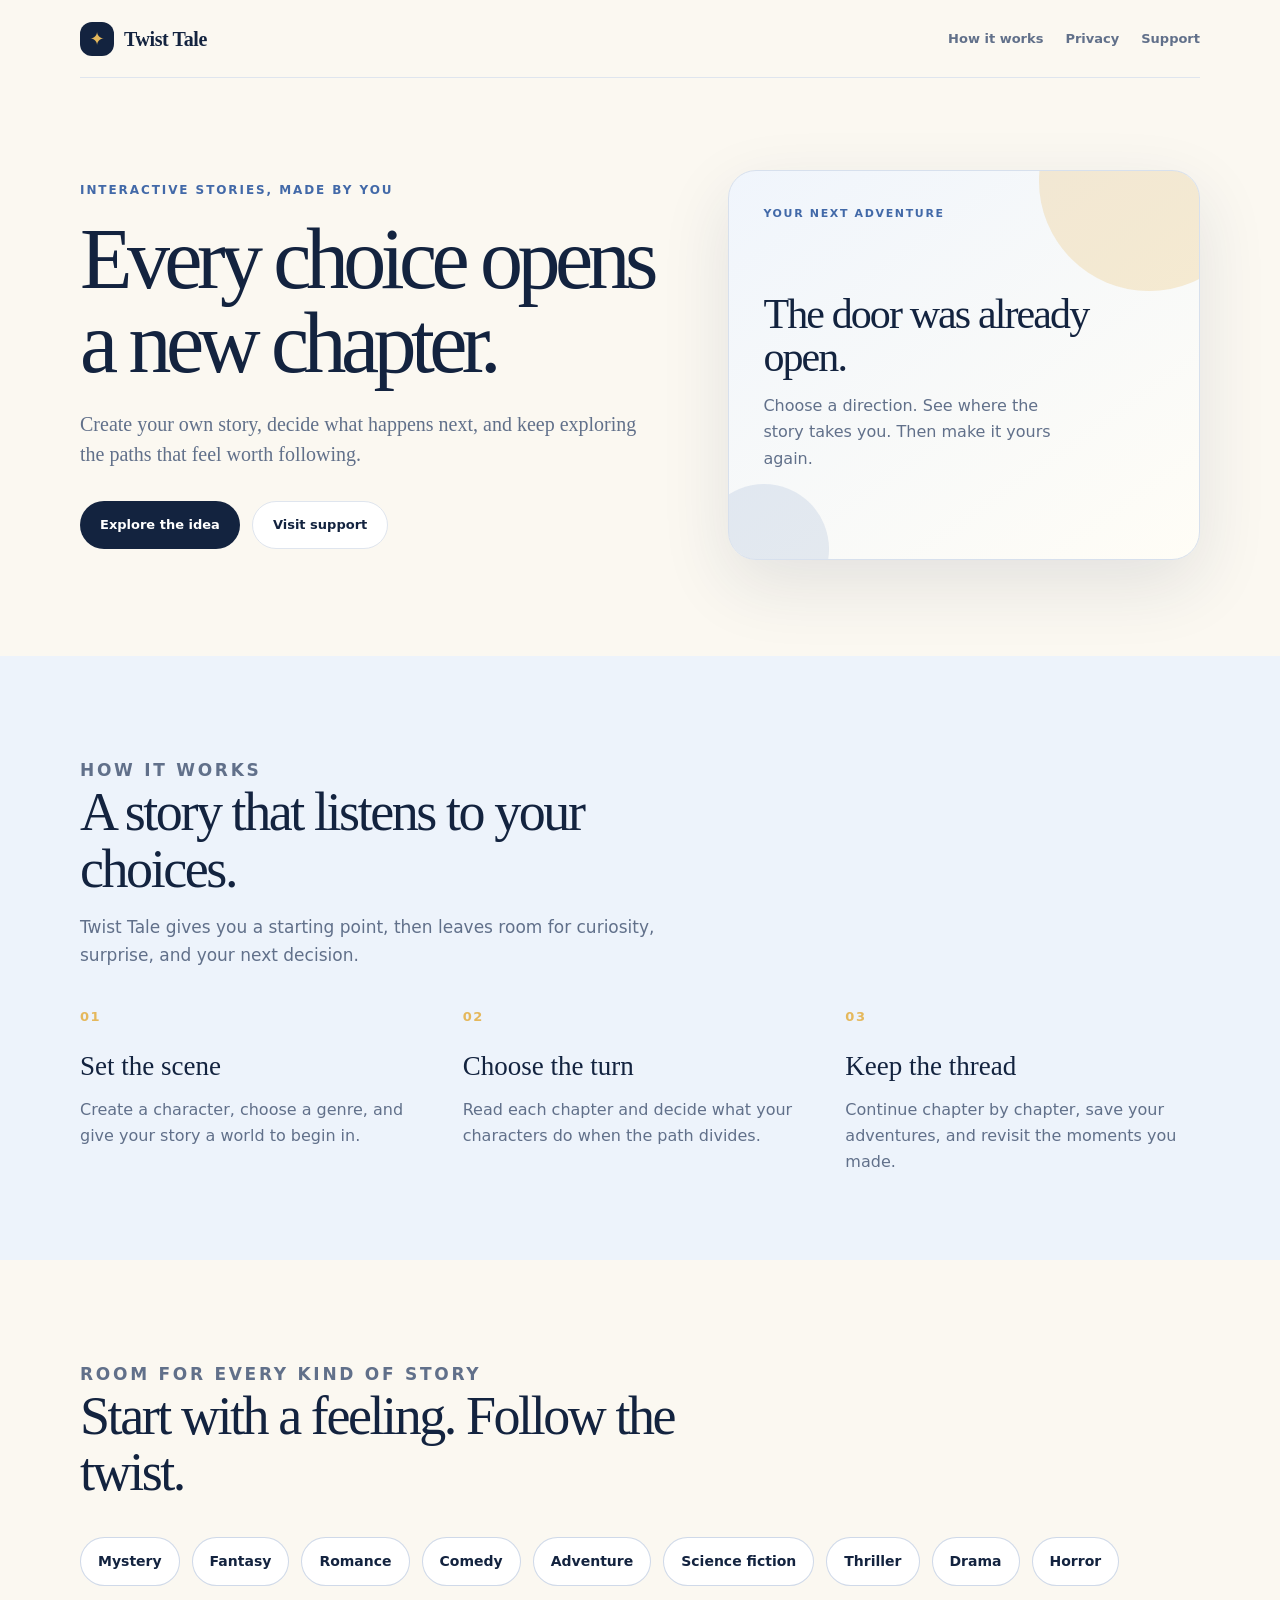
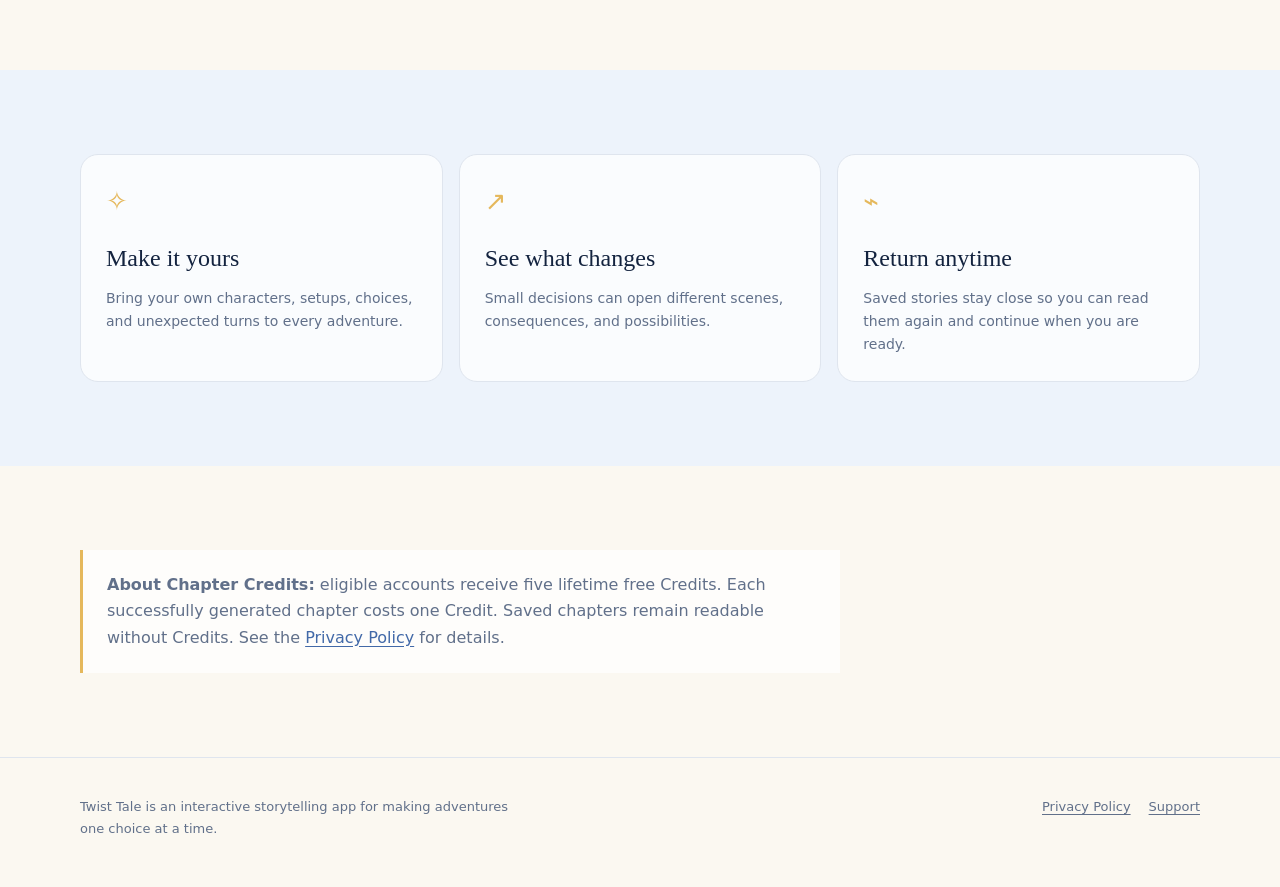
<file: index.html>
<!doctype html>
<html lang="en">
  <head>
    <meta charset="utf-8">
    <meta name="viewport" content="width=device-width, initial-scale=1">
    <title>Twist Tale — Make a story of your own</title>
    <meta name="description" content="Twist Tale is an interactive storytelling app where you create a story, choose what happens next, and return to your adventures chapter by chapter.">
    <link rel="canonical" href="https://ginawu-dev.github.io/twist_tale/">
    <meta property="og:title" content="Twist Tale — Make a story of your own">
    <meta property="og:description" content="Create interactive stories and choose what happens next, chapter by chapter.">
    <meta property="og:type" content="website">
    <meta property="og:url" content="https://ginawu-dev.github.io/twist_tale/">
    <link rel="stylesheet" href="assets/style.css">
  </head>
  <body>
    <header class="site-header shell">
      <a class="brand" href="./" aria-label="Twist Tale home"><span class="brand-mark" aria-hidden="true">✦</span><span class="brand-name">Twist Tale</span></a>
      <nav class="nav" aria-label="Main navigation"><a href="#how-it-works">How it works</a><a href="privacy/">Privacy</a><a href="support/">Support</a></nav>
    </header>
    <main>
      <section class="hero shell">
        <div class="hero-grid">
          <div>
            <p class="eyebrow">Interactive stories, made by you</p>
            <h1>Every choice opens a new chapter.</h1>
            <p class="hero-lede">Create your own story, decide what happens next, and keep exploring the paths that feel worth following.</p>
            <div class="hero-actions"><a class="button button-primary" href="#how-it-works">Explore the idea</a><a class="button button-secondary" href="support/">Visit support</a></div>
          </div>
          <div class="story-card" aria-label="Twist Tale story preview"><div class="story-card-label">Your next adventure</div><h2>The door was already open.</h2><p>Choose a direction. See where the story takes you. Then make it yours again.</p></div>
        </div>
      </section>
      <section class="section section-alt" id="how-it-works">
        <div class="shell">
          <div class="section-heading"><p class="eyebrow">How it works</p><h2>A story that listens to your choices.</h2><p>Twist Tale gives you a starting point, then leaves room for curiosity, surprise, and your next decision.</p></div>
          <div class="steps">
            <article class="step"><h3>Set the scene</h3><p>Create a character, choose a genre, and give your story a world to begin in.</p></article>
            <article class="step"><h3>Choose the turn</h3><p>Read each chapter and decide what your characters do when the path divides.</p></article>
            <article class="step"><h3>Keep the thread</h3><p>Continue chapter by chapter, save your adventures, and revisit the moments you made.</p></article>
          </div>
        </div>
      </section>
      <section class="section">
        <div class="shell">
          <div class="section-heading"><p class="eyebrow">Room for every kind of story</p><h2>Start with a feeling. Follow the twist.</h2></div>
          <div class="genre-list" aria-label="Story genres"><span class="genre">Mystery</span><span class="genre">Fantasy</span><span class="genre">Romance</span><span class="genre">Comedy</span><span class="genre">Adventure</span><span class="genre">Science fiction</span><span class="genre">Thriller</span><span class="genre">Drama</span><span class="genre">Horror</span></div>
        </div>
      </section>
      <section class="section section-alt">
        <div class="shell"><div class="feature-grid">
          <article class="feature"><div class="feature-icon" aria-hidden="true">✧</div><h3>Make it yours</h3><p>Bring your own characters, setups, choices, and unexpected turns to every adventure.</p></article>
          <article class="feature"><div class="feature-icon" aria-hidden="true">↗</div><h3>See what changes</h3><p>Small decisions can open different scenes, consequences, and possibilities.</p></article>
          <article class="feature"><div class="feature-icon" aria-hidden="true">⌁</div><h3>Return anytime</h3><p>Saved stories stay close so you can read them again and continue when you are ready.</p></article>
        </div></div>
      </section>
      <section class="section"><div class="shell"><div class="note"><strong>About Chapter Credits:</strong> eligible accounts receive five lifetime free Credits. Each successfully generated chapter costs one Credit. Saved chapters remain readable without Credits. See the <a href="privacy/">Privacy Policy</a> for details.</div></div></section>
    </main>
    <footer class="site-footer"><div class="shell footer-row"><p>Twist Tale is an interactive storytelling app for making adventures one choice at a time.</p><nav class="footer-links" aria-label="Footer navigation"><a href="privacy/">Privacy Policy</a><a href="support/">Support</a></nav></div></footer>
  </body>
</html>
</file>
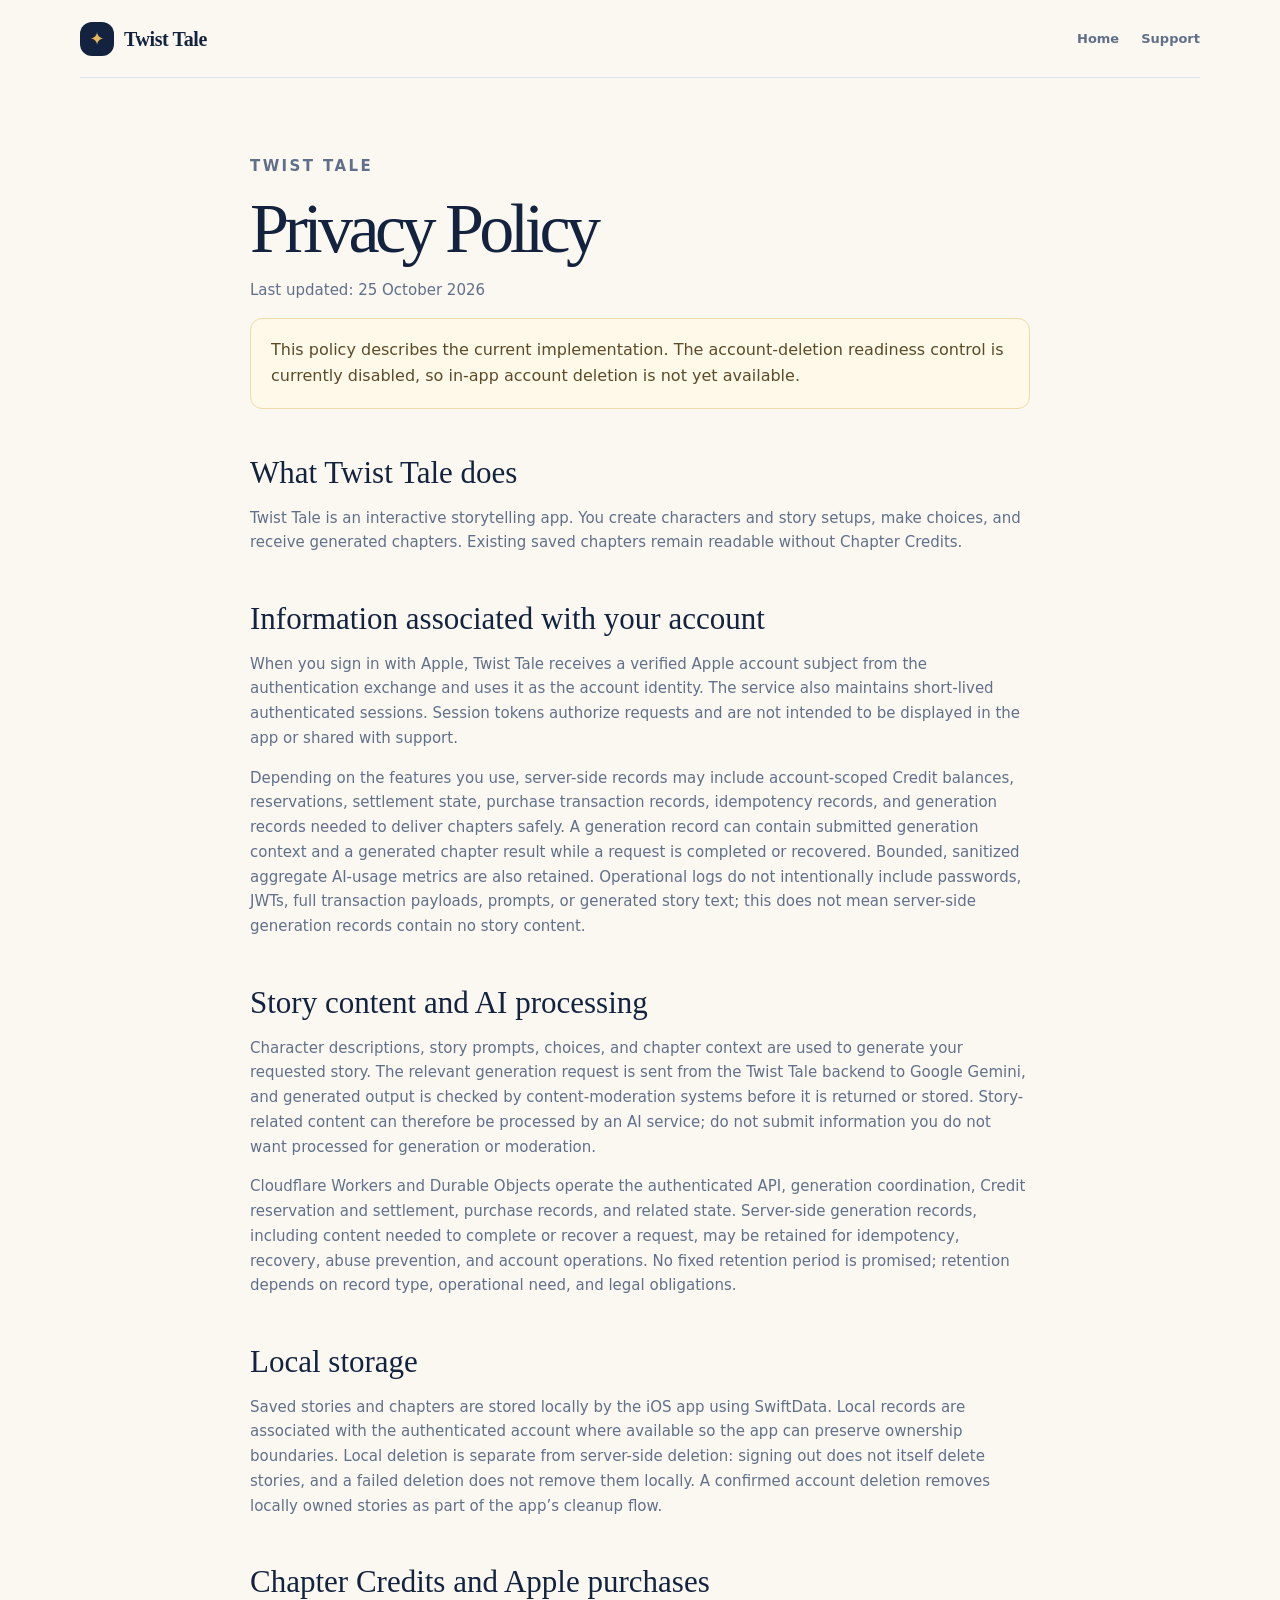
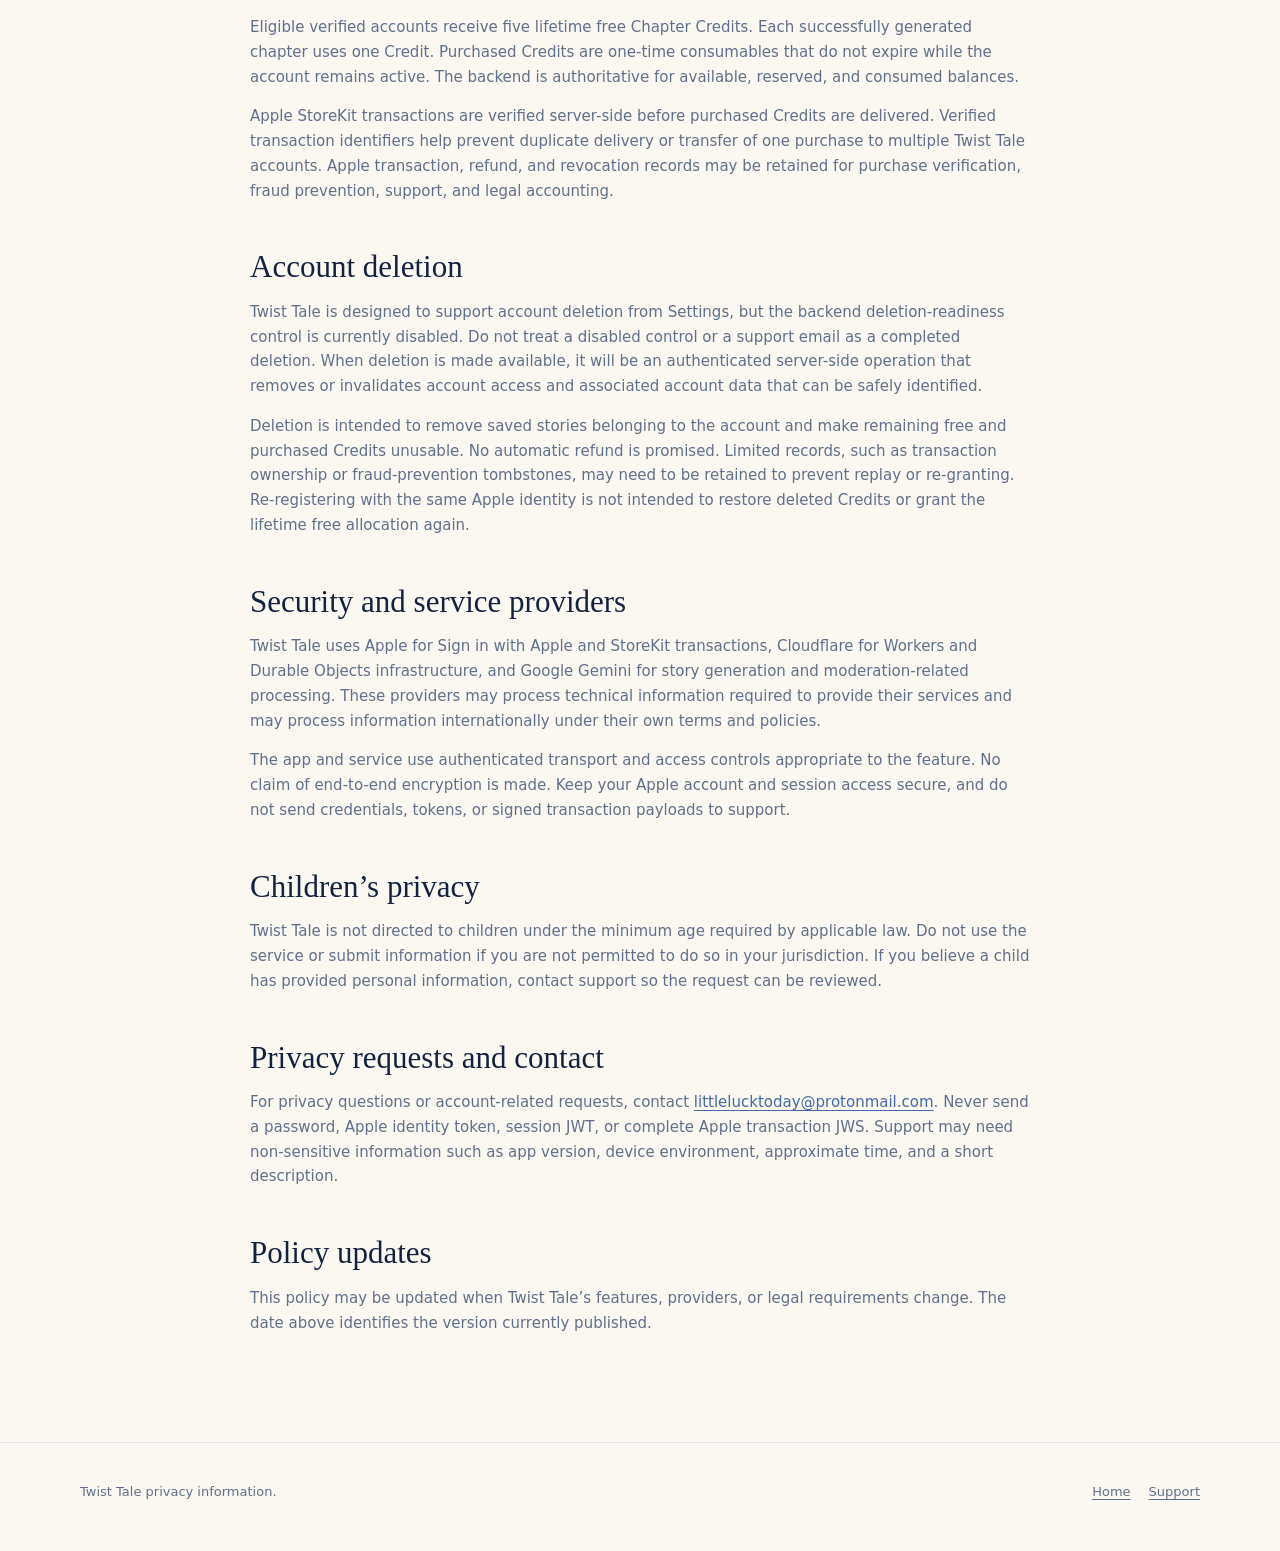
<file: privacy/index.html>
<!doctype html>
<html lang="en">
  <head>
    <meta charset="utf-8">
    <meta name="viewport" content="width=device-width, initial-scale=1">
    <title>Twist Tale Privacy Policy</title>
    <meta name="description" content="How Twist Tale handles Sign in with Apple, story content, Gemini AI processing, Chapter Credits, purchases, and account deletion.">
    <link rel="canonical" href="https://ginawu-dev.github.io/twist_tale/privacy/">
    <meta property="og:title" content="Twist Tale Privacy Policy">
    <meta property="og:description" content="Privacy information for Twist Tale interactive stories.">
    <meta property="og:type" content="website">
    <meta property="og:url" content="https://ginawu-dev.github.io/twist_tale/privacy/">
    <link rel="stylesheet" href="../assets/style.css">
  </head>
  <body>
    <header class="site-header shell"><a class="brand" href="../" aria-label="Twist Tale home"><span class="brand-mark" aria-hidden="true">✦</span><span class="brand-name">Twist Tale</span></a><nav class="nav" aria-label="Main navigation"><a href="../">Home</a><a href="../support/">Support</a></nav></header>
    <main class="legal shell">
      <p class="eyebrow">Twist Tale</p><h1>Privacy Policy</h1><p class="updated">Last updated: 25 October 2026</p>
      <div class="legal-note">This policy describes the current implementation. The account-deletion readiness control is currently disabled, so in-app account deletion is not yet available.</div>

      <h2>What Twist Tale does</h2>
      <p>Twist Tale is an interactive storytelling app. You create characters and story setups, make choices, and receive generated chapters. Existing saved chapters remain readable without Chapter Credits.</p>

      <h2>Information associated with your account</h2>
      <p>When you sign in with Apple, Twist Tale receives a verified Apple account subject from the authentication exchange and uses it as the account identity. The service also maintains short-lived authenticated sessions. Session tokens authorize requests and are not intended to be displayed in the app or shared with support.</p>
      <p>Depending on the features you use, server-side records may include account-scoped Credit balances, reservations, settlement state, purchase transaction records, idempotency records, and generation records needed to deliver chapters safely. A generation record can contain submitted generation context and a generated chapter result while a request is completed or recovered. Bounded, sanitized aggregate AI-usage metrics are also retained. Operational logs do not intentionally include passwords, JWTs, full transaction payloads, prompts, or generated story text; this does not mean server-side generation records contain no story content.</p>

      <h2>Story content and AI processing</h2>
      <p>Character descriptions, story prompts, choices, and chapter context are used to generate your requested story. The relevant generation request is sent from the Twist Tale backend to Google Gemini, and generated output is checked by content-moderation systems before it is returned or stored. Story-related content can therefore be processed by an AI service; do not submit information you do not want processed for generation or moderation.</p>
      <p>Cloudflare Workers and Durable Objects operate the authenticated API, generation coordination, Credit reservation and settlement, purchase records, and related state. Server-side generation records, including content needed to complete or recover a request, may be retained for idempotency, recovery, abuse prevention, and account operations. No fixed retention period is promised; retention depends on record type, operational need, and legal obligations.</p>

      <h2>Local storage</h2>
      <p>Saved stories and chapters are stored locally by the iOS app using SwiftData. Local records are associated with the authenticated account where available so the app can preserve ownership boundaries. Local deletion is separate from server-side deletion: signing out does not itself delete stories, and a failed deletion does not remove them locally. A confirmed account deletion removes locally owned stories as part of the app’s cleanup flow.</p>

      <h2>Chapter Credits and Apple purchases</h2>
      <p>Eligible verified accounts receive five lifetime free Chapter Credits. Each successfully generated chapter uses one Credit. Purchased Credits are one-time consumables that do not expire while the account remains active. The backend is authoritative for available, reserved, and consumed balances.</p>
      <p>Apple StoreKit transactions are verified server-side before purchased Credits are delivered. Verified transaction identifiers help prevent duplicate delivery or transfer of one purchase to multiple Twist Tale accounts. Apple transaction, refund, and revocation records may be retained for purchase verification, fraud prevention, support, and legal accounting.</p>

      <h2>Account deletion</h2>
      <p>Twist Tale is designed to support account deletion from Settings, but the backend deletion-readiness control is currently disabled. Do not treat a disabled control or a support email as a completed deletion. When deletion is made available, it will be an authenticated server-side operation that removes or invalidates account access and associated account data that can be safely identified.</p>
      <p>Deletion is intended to remove saved stories belonging to the account and make remaining free and purchased Credits unusable. No automatic refund is promised. Limited records, such as transaction ownership or fraud-prevention tombstones, may need to be retained to prevent replay or re-granting. Re-registering with the same Apple identity is not intended to restore deleted Credits or grant the lifetime free allocation again.</p>

      <h2>Security and service providers</h2>
      <p>Twist Tale uses Apple for Sign in with Apple and StoreKit transactions, Cloudflare for Workers and Durable Objects infrastructure, and Google Gemini for story generation and moderation-related processing. These providers may process technical information required to provide their services and may process information internationally under their own terms and policies.</p>
      <p>The app and service use authenticated transport and access controls appropriate to the feature. No claim of end-to-end encryption is made. Keep your Apple account and session access secure, and do not send credentials, tokens, or signed transaction payloads to support.</p>

      <h2>Children’s privacy</h2>
      <p>Twist Tale is not directed to children under the minimum age required by applicable law. Do not use the service or submit information if you are not permitted to do so in your jurisdiction. If you believe a child has provided personal information, contact support so the request can be reviewed.</p>

      <h2>Privacy requests and contact</h2>
      <p>For privacy questions or account-related requests, contact <a href="mailto:littlelucktoday@protonmail.com">littlelucktoday@protonmail.com</a>. Never send a password, Apple identity token, session JWT, or complete Apple transaction JWS. Support may need non-sensitive information such as app version, device environment, approximate time, and a short description.</p>

      <h2>Policy updates</h2>
      <p>This policy may be updated when Twist Tale’s features, providers, or legal requirements change. The date above identifies the version currently published.</p>
    </main>
    <footer class="site-footer"><div class="shell footer-row"><p>Twist Tale privacy information.</p><nav class="footer-links" aria-label="Footer navigation"><a href="../">Home</a><a href="../support/">Support</a></nav></div></footer>
  </body>
</html>
</file>
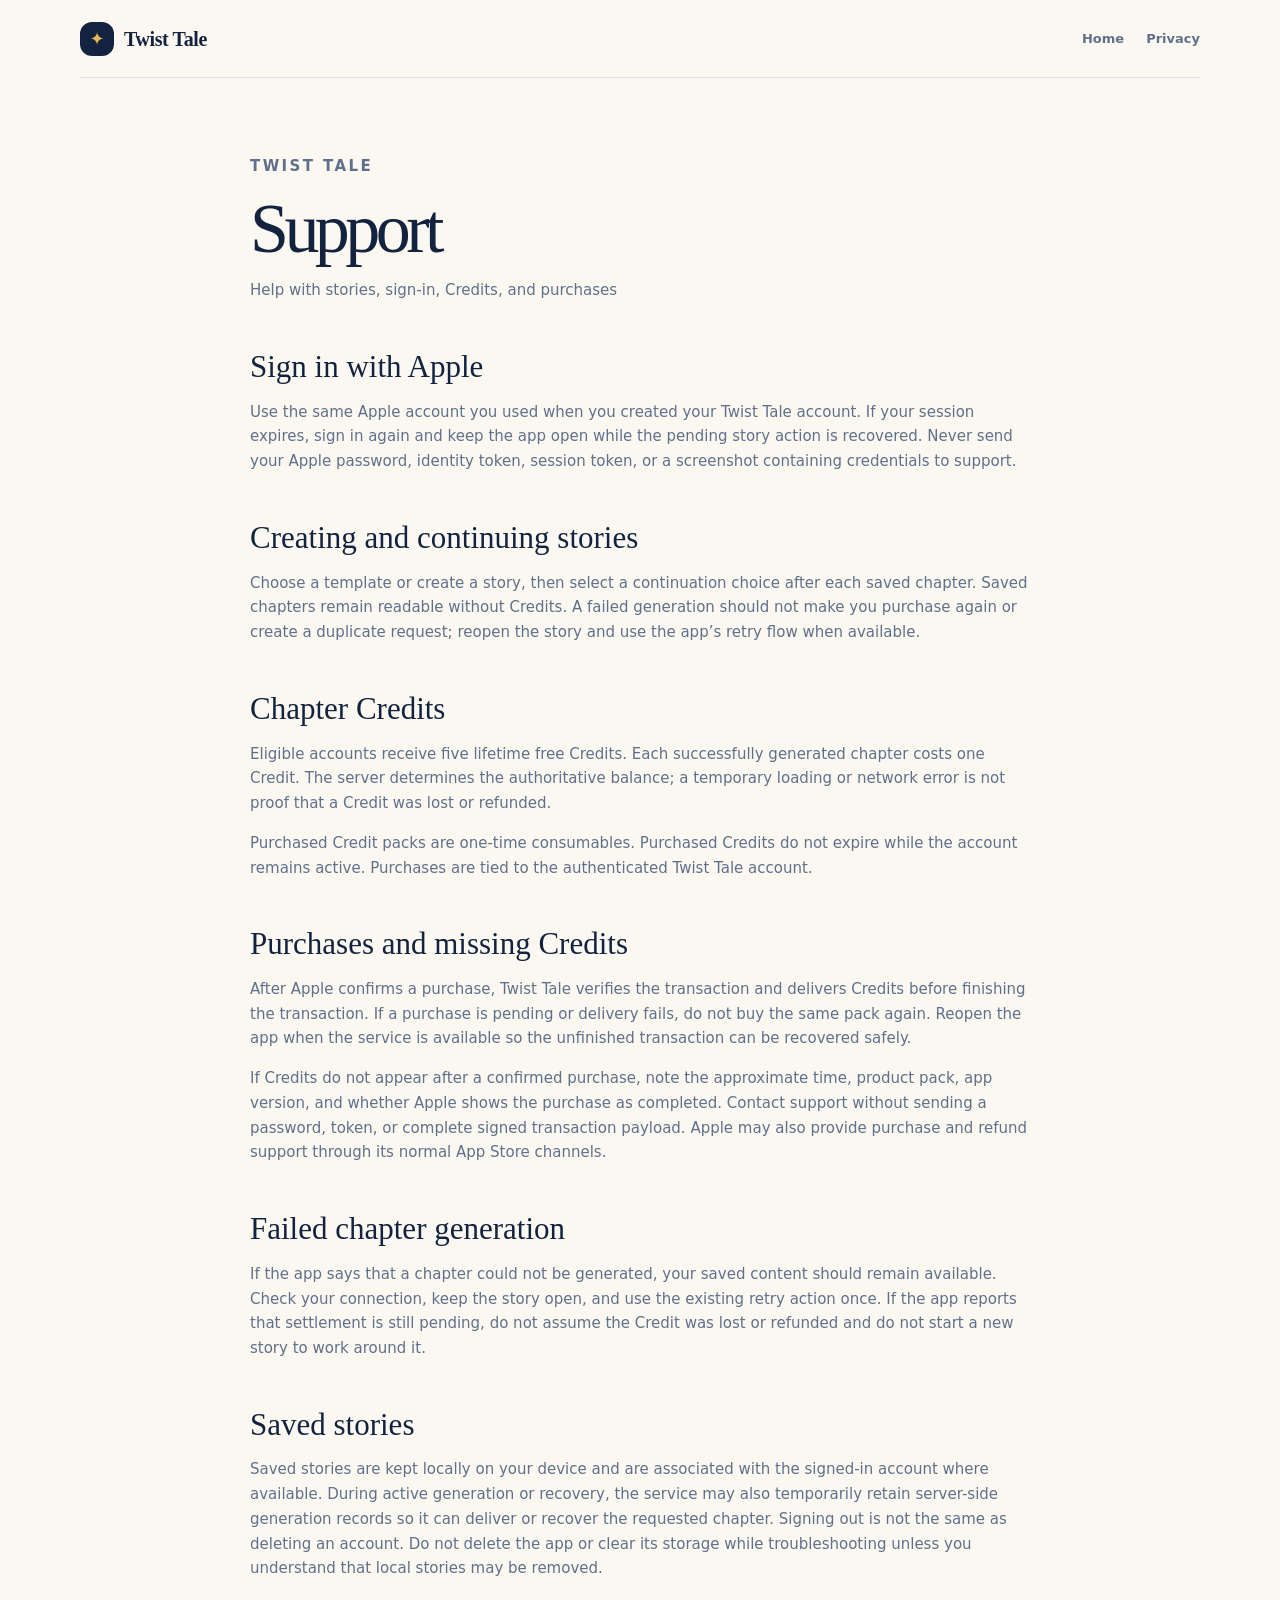
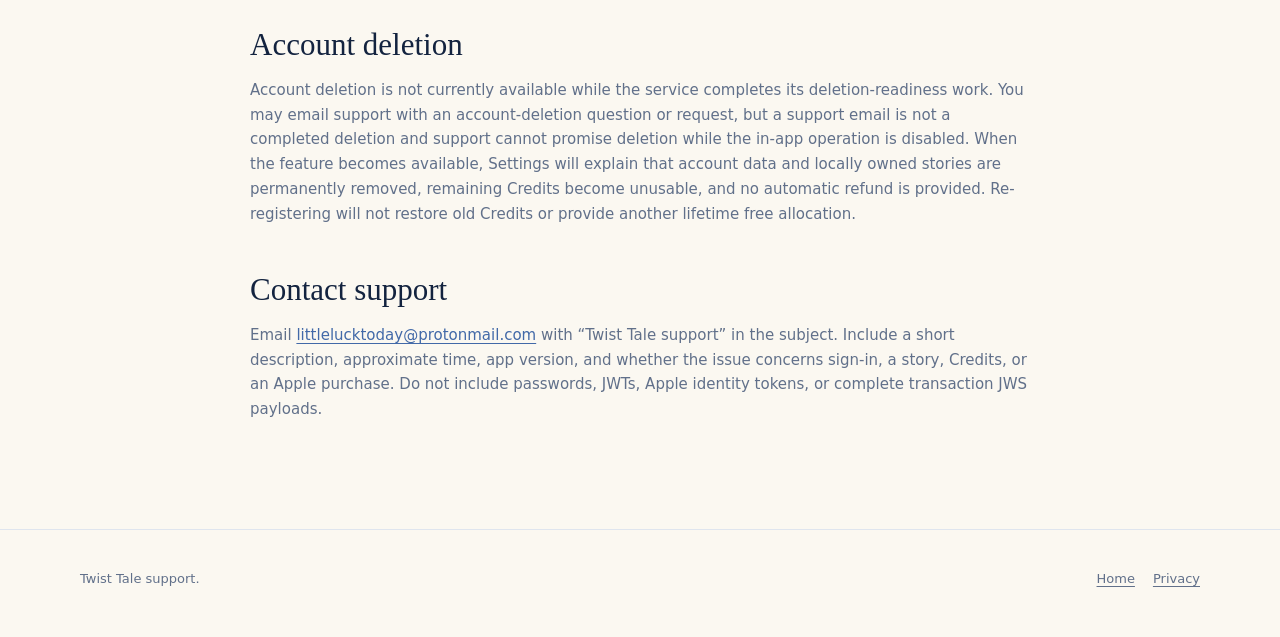
<file: support/index.html>
<!doctype html>
<html lang="en">
  <head>
    <meta charset="utf-8">
    <meta name="viewport" content="width=device-width, initial-scale=1">
    <title>Twist Tale Support</title>
    <meta name="description" content="Help with Twist Tale sign-in, saved stories, Chapter Credits, purchases, and chapter generation.">
    <link rel="canonical" href="https://ginawu-dev.github.io/twist_tale/support/">
    <meta property="og:title" content="Twist Tale Support">
    <meta property="og:description" content="Help with Twist Tale sign-in, stories, Chapter Credits, purchases, and generation.">
    <meta property="og:type" content="website">
    <meta property="og:url" content="https://ginawu-dev.github.io/twist_tale/support/">
    <link rel="stylesheet" href="../assets/style.css">
  </head>
  <body>
    <header class="site-header shell"><a class="brand" href="../" aria-label="Twist Tale home"><span class="brand-mark" aria-hidden="true">✦</span><span class="brand-name">Twist Tale</span></a><nav class="nav" aria-label="Main navigation"><a href="../">Home</a><a href="../privacy/">Privacy</a></nav></header>
    <main class="legal shell">
      <p class="eyebrow">Twist Tale</p><h1>Support</h1><p class="updated">Help with stories, sign-in, Credits, and purchases</p>

      <h2>Sign in with Apple</h2>
      <p>Use the same Apple account you used when you created your Twist Tale account. If your session expires, sign in again and keep the app open while the pending story action is recovered. Never send your Apple password, identity token, session token, or a screenshot containing credentials to support.</p>

      <h2>Creating and continuing stories</h2>
      <p>Choose a template or create a story, then select a continuation choice after each saved chapter. Saved chapters remain readable without Credits. A failed generation should not make you purchase again or create a duplicate request; reopen the story and use the app’s retry flow when available.</p>

      <h2>Chapter Credits</h2>
      <p>Eligible accounts receive five lifetime free Credits. Each successfully generated chapter costs one Credit. The server determines the authoritative balance; a temporary loading or network error is not proof that a Credit was lost or refunded.</p>
      <p>Purchased Credit packs are one-time consumables. Purchased Credits do not expire while the account remains active. Purchases are tied to the authenticated Twist Tale account.</p>

      <h2>Purchases and missing Credits</h2>
      <p>After Apple confirms a purchase, Twist Tale verifies the transaction and delivers Credits before finishing the transaction. If a purchase is pending or delivery fails, do not buy the same pack again. Reopen the app when the service is available so the unfinished transaction can be recovered safely.</p>
      <p>If Credits do not appear after a confirmed purchase, note the approximate time, product pack, app version, and whether Apple shows the purchase as completed. Contact support without sending a password, token, or complete signed transaction payload. Apple may also provide purchase and refund support through its normal App Store channels.</p>

      <h2>Failed chapter generation</h2>
      <p>If the app says that a chapter could not be generated, your saved content should remain available. Check your connection, keep the story open, and use the existing retry action once. If the app reports that settlement is still pending, do not assume the Credit was lost or refunded and do not start a new story to work around it.</p>

      <h2>Saved stories</h2>
      <p>Saved stories are kept locally on your device and are associated with the signed-in account where available. During active generation or recovery, the service may also temporarily retain server-side generation records so it can deliver or recover the requested chapter. Signing out is not the same as deleting an account. Do not delete the app or clear its storage while troubleshooting unless you understand that local stories may be removed.</p>

      <h2>Account deletion</h2>
      <p>Account deletion is not currently available while the service completes its deletion-readiness work. You may email support with an account-deletion question or request, but a support email is not a completed deletion and support cannot promise deletion while the in-app operation is disabled. When the feature becomes available, Settings will explain that account data and locally owned stories are permanently removed, remaining Credits become unusable, and no automatic refund is provided. Re-registering will not restore old Credits or provide another lifetime free allocation.</p>

      <h2>Contact support</h2>
      <p>Email <a href="mailto:littlelucktoday@protonmail.com?subject=Twist%20Tale%20support">littlelucktoday@protonmail.com</a> with “Twist Tale support” in the subject. Include a short description, approximate time, app version, and whether the issue concerns sign-in, a story, Credits, or an Apple purchase. Do not include passwords, JWTs, Apple identity tokens, or complete transaction JWS payloads.</p>
    </main>
    <footer class="site-footer"><div class="shell footer-row"><p>Twist Tale support.</p><nav class="footer-links" aria-label="Footer navigation"><a href="../">Home</a><a href="../privacy/">Privacy</a></nav></div></footer>
  </body>
</html>
</file>
<file: assets/style.css>
:root {
  --ink: #18243a;
  --muted: #61708a;
  --navy: #13233f;
  --blue: #4269a8;
  --gold: #e5b85c;
  --cream: #fbf8f1;
  --paper: #ffffff;
  --line: #dfe5ee;
  --soft-blue: #edf3fb;
  --shadow: 0 24px 70px rgba(25, 45, 78, .11);
}
* { box-sizing: border-box; }
html { scroll-behavior: smooth; }
body { margin: 0; background: var(--cream); color: var(--ink); font-family: Inter, ui-sans-serif, system-ui, -apple-system, BlinkMacSystemFont, "Segoe UI", sans-serif; line-height: 1.65; }
a { color: var(--blue); text-underline-offset: 3px; }
a:focus-visible, button:focus-visible { outline: 3px solid var(--gold); outline-offset: 4px; }
.shell { width: min(1120px, calc(100% - 40px)); margin: 0 auto; }
.site-header { display: flex; align-items: center; justify-content: space-between; gap: 24px; min-height: 78px; border-bottom: 1px solid var(--line); }
.brand { display: inline-flex; align-items: center; gap: 10px; color: var(--navy); text-decoration: none; }
.brand-mark { display: grid; place-items: center; width: 34px; height: 34px; border-radius: 12px; background: var(--navy); color: var(--gold); font-size: 18px; }
.brand-name { font: 600 20px/1 Georgia, "Times New Roman", serif; letter-spacing: -.02em; }
.nav { display: flex; flex-wrap: wrap; justify-content: flex-end; gap: 22px; }
.nav a { color: var(--muted); font-size: 13px; font-weight: 700; text-decoration: none; }
.nav a:hover { color: var(--navy); }
.hero { padding: 92px 0 96px; }
.hero-grid { display: grid; grid-template-columns: 1.1fr .9fr; align-items: center; gap: 72px; }
.eyebrow { margin: 0 0 16px; color: var(--blue); font-size: 12px; font-weight: 800; letter-spacing: .16em; text-transform: uppercase; }
h1, h2, h3 { color: var(--navy); font-family: Georgia, "Times New Roman", serif; font-weight: 400; }
h1 { max-width: 700px; margin: 0; font-size: clamp(48px, 8vw, 86px); line-height: .98; letter-spacing: -.065em; }
.hero-lede { max-width: 590px; margin: 24px 0 0; color: var(--muted); font: 20px/1.5 Georgia, "Times New Roman", serif; }
.hero-actions { display: flex; flex-wrap: wrap; gap: 12px; margin-top: 32px; }
.button { display: inline-flex; justify-content: center; align-items: center; min-height: 48px; padding: 12px 20px; border-radius: 999px; font-size: 13px; font-weight: 800; text-decoration: none; transition: transform .2s, box-shadow .2s; }
.button:hover { transform: translateY(-2px); box-shadow: 0 10px 24px rgba(19,35,63,.12); }
.button-primary { background: var(--navy); color: white; }
.button-secondary { border: 1px solid var(--line); background: var(--paper); color: var(--navy); }
.story-card { position: relative; min-height: 390px; padding: 34px; border: 1px solid #d7e0ed; border-radius: 28px; background: linear-gradient(145deg, #f0f5fc, #fffdf6); box-shadow: var(--shadow); overflow: hidden; }
.story-card::before, .story-card::after { content: ""; position: absolute; border-radius: 50%; background: rgba(229,184,92,.25); }
.story-card::before { width: 220px; height: 220px; top: -100px; right: -60px; }
.story-card::after { width: 130px; height: 130px; bottom: -55px; left: -30px; background: rgba(66,105,168,.12); }
.story-card-label { position: relative; color: var(--blue); font-size: 11px; font-weight: 800; letter-spacing: .15em; text-transform: uppercase; }
.story-card h2 { position: relative; max-width: 330px; margin: 70px 0 14px; font-size: 42px; line-height: 1.02; letter-spacing: -.045em; }
.story-card p { position: relative; max-width: 300px; margin: 0; color: var(--muted); }
.section { padding: 84px 0; }
.section-alt { background: var(--soft-blue); }
.section-heading { max-width: 650px; margin-bottom: 36px; }
.section-heading h2 { margin: 0; font-size: clamp(34px, 5vw, 54px); line-height: 1.05; letter-spacing: -.045em; }
.section-heading p { margin: 16px 0 0; color: var(--muted); font-size: 17px; }
.feature-grid { display: grid; grid-template-columns: repeat(3, 1fr); gap: 16px; }
.feature { min-height: 190px; padding: 25px; border: 1px solid var(--line); border-radius: 18px; background: rgba(255,255,255,.75); }
.feature-icon { color: var(--gold); font-size: 26px; }
.feature h3 { margin: 16px 0 8px; font-size: 24px; }
.feature p { margin: 0; color: var(--muted); font-size: 14px; }
.genre-list { display: flex; flex-wrap: wrap; gap: 12px; }
.genre { padding: 12px 17px; border: 1px solid rgba(66,105,168,.25); border-radius: 999px; background: var(--paper); color: var(--navy); font-size: 14px; font-weight: 700; }
.steps { display: grid; grid-template-columns: repeat(3, 1fr); gap: 28px; counter-reset: steps; }
.step { counter-increment: steps; }
.step::before { content: counter(steps, decimal-leading-zero); display: block; margin-bottom: 17px; color: var(--gold); font-size: 13px; font-weight: 900; letter-spacing: .12em; }
.step h3 { margin: 0 0 8px; font-size: 27px; }
.step p { margin: 0; color: var(--muted); }
.note { max-width: 760px; padding: 22px 24px; border-left: 3px solid var(--gold); background: rgba(255,255,255,.7); color: var(--muted); }
.site-footer { padding: 38px 0 48px; border-top: 1px solid var(--line); color: var(--muted); font-size: 13px; }
.footer-row { display: flex; justify-content: space-between; gap: 24px; align-items: start; }
.footer-row p { max-width: 430px; margin: 0; }
.footer-links { display: flex; flex-wrap: wrap; gap: 18px; }
.footer-links a { color: var(--muted); }
.legal { max-width: 780px; padding: 76px 0 92px; }
.legal h1 { font-size: clamp(44px, 7vw, 70px); }
.legal-intro { color: var(--muted); font-size: 18px; }
.updated { color: var(--muted); font-size: 13px; }
.legal h2 { margin: 46px 0 12px; font-size: 31px; line-height: 1.15; }
.legal h3 { margin: 28px 0 8px; font-size: 21px; }
.legal p, .legal li { color: var(--muted); font-size: 15px; }
.legal-note { padding: 18px 20px; border: 1px solid #efdba8; border-radius: 12px; background: #fff9e9; color: #5c4a28; }
.legal ul { padding-left: 23px; }
@media (max-width: 760px) {
  .shell { width: min(100% - 30px, 620px); }
  .site-header { min-height: 70px; align-items: flex-start; padding: 16px 0; flex-direction: column; gap: 14px; }
  .nav { width: 100%; justify-content: flex-start; gap: 10px 18px; }
  .hero { padding: 60px 0 66px; }
  .hero-grid { grid-template-columns: 1fr; gap: 44px; }
  .story-card { min-height: 300px; }
  .story-card h2 { margin-top: 52px; font-size: 37px; }
  .feature-grid, .steps { grid-template-columns: 1fr; gap: 12px; }
  .feature { min-height: auto; }
  .section { padding: 62px 0; }
  .footer-row { flex-direction: column; }
  .legal { padding: 54px 0 70px; }
}
@media (prefers-reduced-motion: reduce) { *, *::before, *::after { scroll-behavior: auto !important; transition: none !important; } }
</file>
